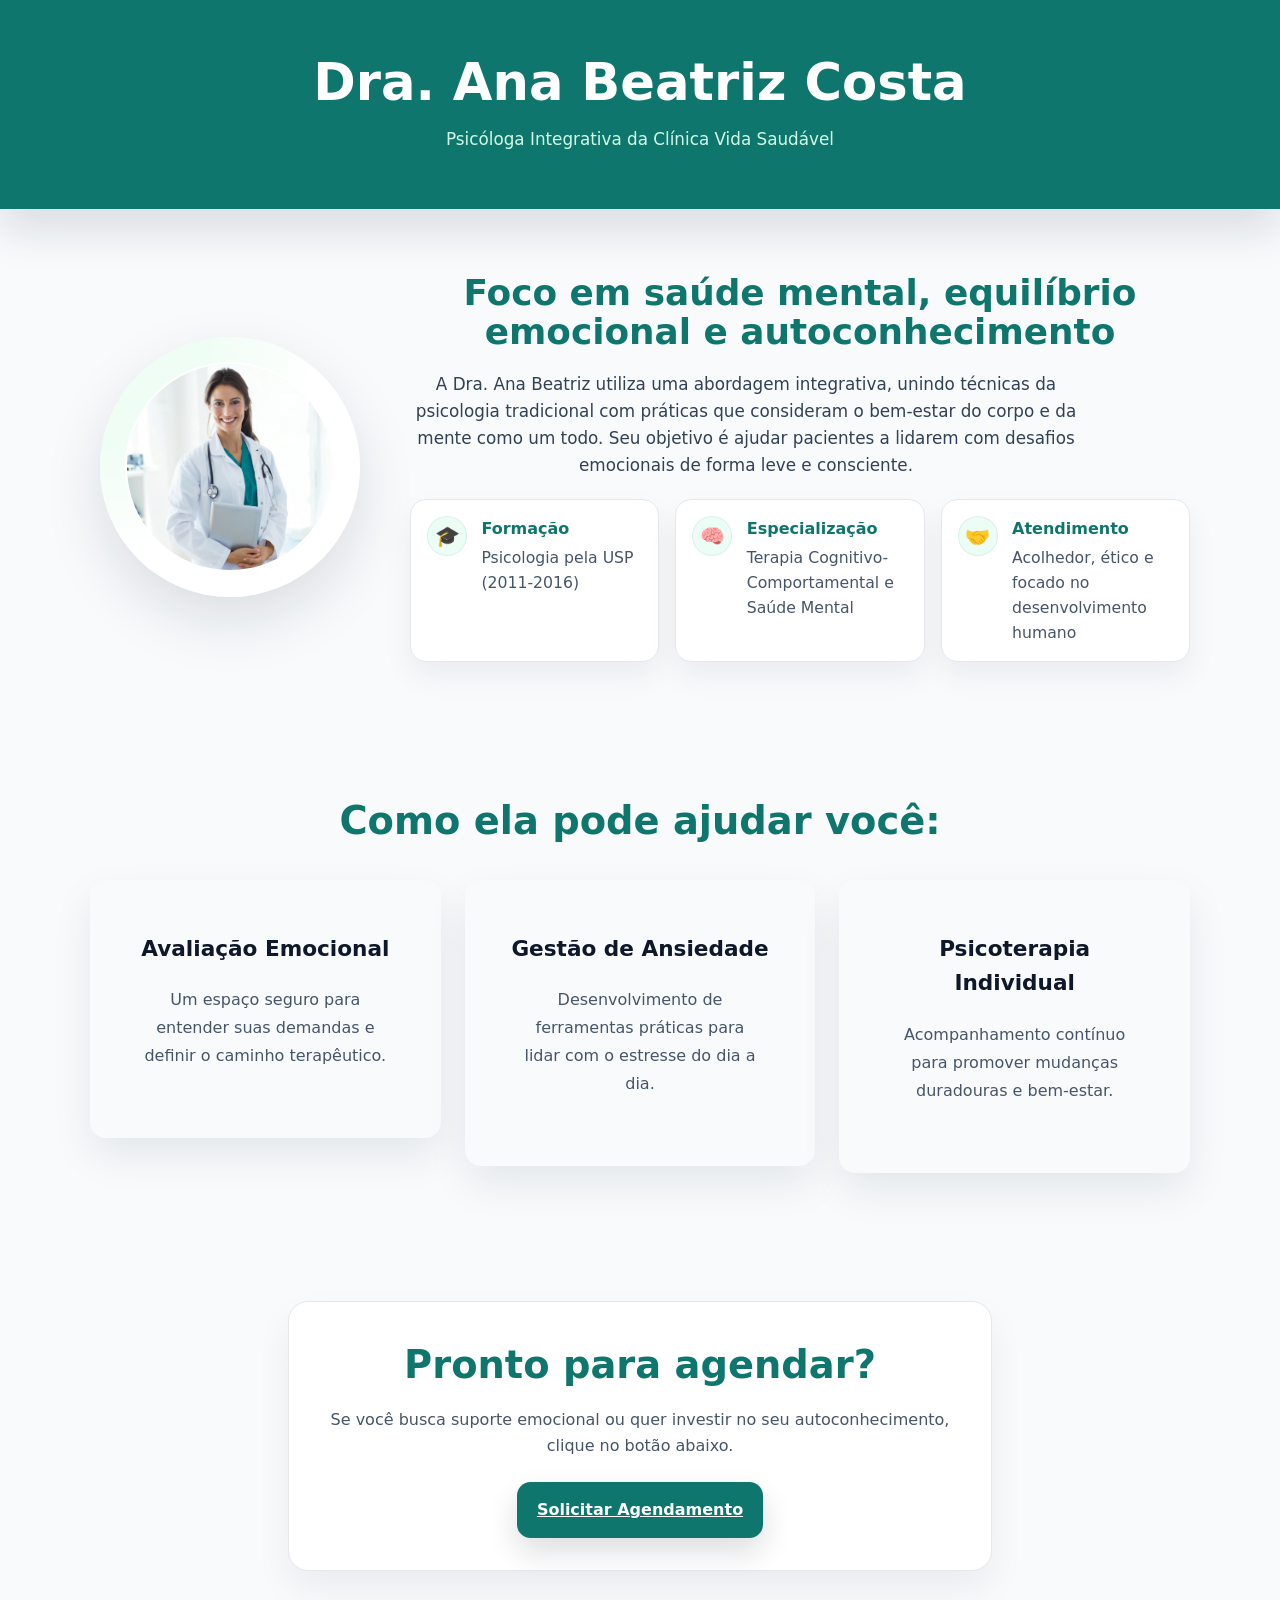
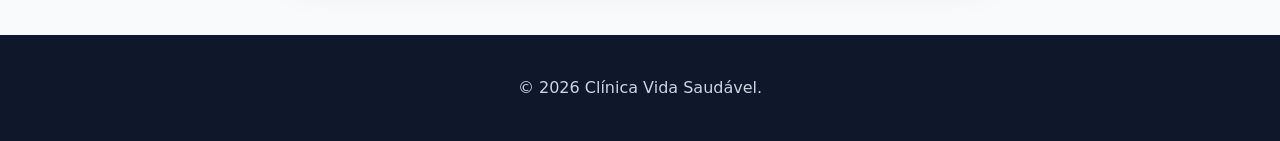
<file: ana.html>
<!DOCTYPE html>
<html lang="pt-BR">
<head>
    <meta charset="UTF-8" />
    <meta name="viewport" content="width=device-width, initial-scale=1.0" />
    <title>Dra. Ana Beatriz Costa | Clínica Vida Saudável</title>
    <link rel="stylesheet" href="styles.css" />
</head>
<body class="page">
    <header class="site-header">
        <div class="header-content">
            <h1>Dra. Ana Beatriz Costa</h1>
            <p>Psicóloga Integrativa da Clínica Vida Saudável</p>
        </div>
    </header>

    <section class="section">
        <div class="section-inner profile-header">
            <div class="profile-image-card" tabindex="0" aria-label="Foto da Dra. Ana Beatriz">
                <img src="images/ana beatriz.png" alt="Foto Dra. Ana Beatriz" />
            </div>
            <div class="profile-copy">
                <h2>Foco em saúde mental, equilíbrio emocional e autoconhecimento</h2>
                <p>A Dra. Ana Beatriz utiliza uma abordagem integrativa, unindo técnicas da psicologia tradicional com práticas que consideram o bem-estar do corpo e da mente como um todo. Seu objetivo é ajudar pacientes a lidarem com desafios emocionais de forma leve e consciente.</p>
                <div class="profile-details">
                    <div class="detail-item">
                        <span class="detail-icon">🎓</span>
                        <div>
                            <strong>Formação</strong>
                            <p>Psicologia pela USP (2011-2016)</p>
                        </div>
                    </div>
                    <div class="detail-item">
                        <span class="detail-icon">🧠</span>
                        <div>
                            <strong>Especialização</strong>
                            <p>Terapia Cognitivo-Comportamental e Saúde Mental</p>
                        </div>
                    </div>
                    <div class="detail-item">
                        <span class="detail-icon">🤝</span>
                        <div>
                            <strong>Atendimento</strong>
                            <p>Acolhedor, ético e focado no desenvolvimento humano</p>
                        </div>
                    </div>
                </div>
            </div>
        </div>
    </section>

    <section class="section">
        <div class="section-inner">
            <h2>Como ela pode ajudar você:</h2>
            <div class="profile-highlights">
                <article class="service-card expandable">
                    <h3>Avaliação Emocional</h3>
                    <p>Um espaço seguro para entender suas demandas e definir o caminho terapêutico.</p>
                    <div class="expand-content">
                        <h4>Etapas da jornada:</h4>
                        <ol>
                            <li><strong>Entrevista inicial:</strong> Escuta atenta sobre suas queixas e história de vida.</li>
                            <li><strong>Identificação de padrões:</strong> Mapeamento de pensamentos e comportamentos.</li>
                            <li><strong>Definição de objetivos:</strong> Estabelecimento do que você deseja transformar.</li>
                            <li><strong>Plano terapêutico:</strong> Escolha das ferramentas mais adequadas para o seu caso.</li>
                        </ol>
                    </div>
                </article>
                <article class="service-card expandable">
                    <h3>Gestão de Ansiedade</h3>
                    <p>Desenvolvimento de ferramentas práticas para lidar com o estresse do dia a dia.</p>
                    <div class="expand-content">
                        <h4>O que trabalhamos:</h4>
                        <ol>
                            <li><strong>Técnicas de regulação:</strong> Respiração e mindfulness para momentos de crise.</li>
                            <li><strong>Reestruturação cognitiva:</strong> Mudança na forma de interpretar situações.</li>
                            <li><strong>Higiene do sono:</strong> Ajustes na rotina para melhorar o descanso mental.</li>
                            <li><strong>Equilíbrio rotina-trabalho:</strong> Estratégias para evitar o burnout.</li>
                        </ol>
                    </div>
                </article>
                <article class="service-card expandable">
                    <h3>Psicoterapia Individual</h3>
                    <p>Acompanhamento contínuo para promover mudanças duradouras e bem-estar.</p>
                    <div class="expand-content">
                        <h4>Benefícios do processo:</h4>
                        <ol>
                            <li><strong>Sessões semanais:</strong> Encontros regulares com foco no seu progresso.</li>
                            <li><strong>Autoconhecimento:</strong> Descoberta de forças e superação de traumas.</li>
                            <li><strong>Melhoria nos relacionamentos:</strong> Desenvolvimento de comunicação assertiva.</li>
                            <li><strong>Fortalecimento da autoestima:</strong> Construção de uma autoimagem mais saudável.</li>
                        </ol>
                    </div>
                </article>
            </div>
        </div>
    </section>

    <section class="section section-contact">
        <div class="section-inner">
            <div class="contact-summary">
                <h2>Pronto para agendar?</h2>
                <p>Se você busca suporte emocional ou quer investir no seu autoconhecimento, clique no botão abaixo.</p>
                <a class="button button-primary" href="index.html#agendamento">Solicitar Agendamento</a>
            </div>
        </div>
    </section>

    <footer class="site-footer">
        <p>© 2026 Clínica Vida Saudável.</p>
    </footer>
    
    <script src="script.js"></script>
</body>
</html>
</file>
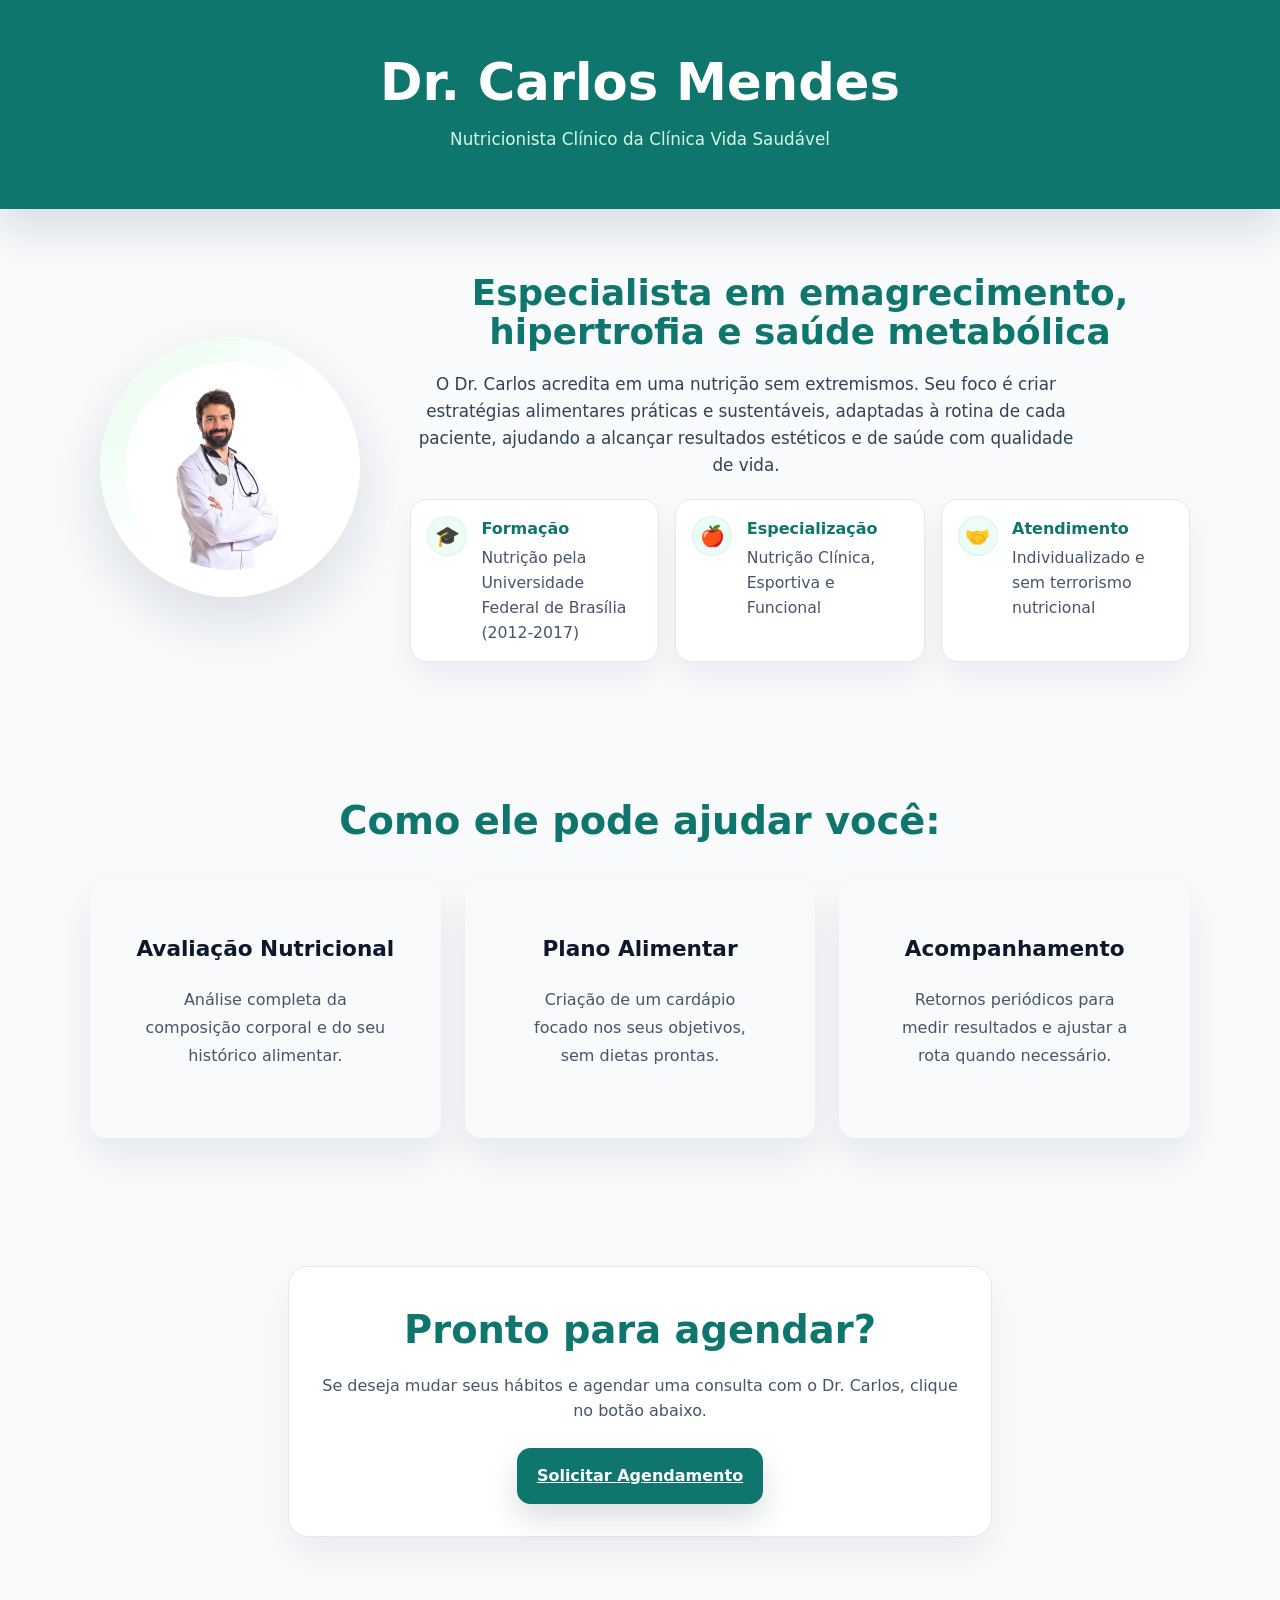
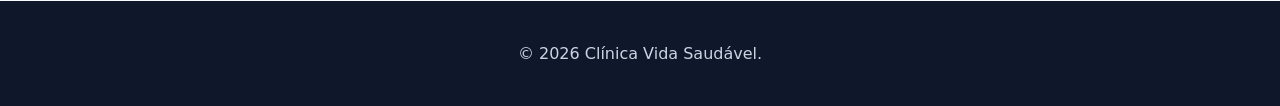
<file: carlos.html>
<!DOCTYPE html>
<html lang="pt-BR">
<head>
    <meta charset="UTF-8" />
    <meta name="viewport" content="width=device-width, initial-scale=1.0" />
    <title>Dr. Carlos Mendes | Clínica Vida Saudável</title>
    <link rel="stylesheet" href="styles.css" />
</head>
<body class="page">
    <header class="site-header">
        <div class="header-content">
            <h1>Dr. Carlos Mendes</h1>
            <p>Nutricionista Clínico da Clínica Vida Saudável</p>
        </div>
    </header>

    <section class="section">
        <div class="section-inner profile-header">
            <div class="profile-image-card" tabindex="0" aria-label="Foto do Dr. Carlos Mendes">
                <img src="images/carlos.jpg" alt="Foto Dr. Carlos Mendes" />
            </div>
            <div class="profile-copy">
                <h2>Especialista em emagrecimento, hipertrofia e saúde metabólica</h2>
                <p>O Dr. Carlos acredita em uma nutrição sem extremismos. Seu foco é criar estratégias alimentares práticas e sustentáveis, adaptadas à rotina de cada paciente, ajudando a alcançar resultados estéticos e de saúde com qualidade de vida.</p>
                <div class="profile-details">
                    <div class="detail-item">
                        <span class="detail-icon">🎓</span>
                        <div>
                            <strong>Formação</strong>
                            <p>Nutrição pela Universidade Federal de Brasília (2012-2017)</p>
                        </div>
                    </div>
                    <div class="detail-item">
                        <span class="detail-icon">🍎</span>
                        <div>
                            <strong>Especialização</strong>
                            <p>Nutrição Clínica, Esportiva e Funcional</p>
                        </div>
                    </div>
                    <div class="detail-item">
                        <span class="detail-icon">🤝</span>
                        <div>
                            <strong>Atendimento</strong>
                            <p>Individualizado e sem terrorismo nutricional</p>
                        </div>
                    </div>
                </div>
            </div>
        </div>
    </section>

    <section class="section">
        <div class="section-inner">
            <h2>Como ele pode ajudar você:</h2>
            <div class="profile-highlights">
                <article class="service-card expandable">
                    <h3>Avaliação Nutricional</h3>
                    <p>Análise completa da composição corporal e do seu histórico alimentar.</p>
                    <div class="expand-content">
                        <h4>Passos da avaliação:</h4>
                        <ol>
                            <li><strong>Anamnese profunda:</strong> Conversa sobre sua rotina, gostos e dificuldades.</li>
                            <li><strong>Avaliação física:</strong> Medição de dobras cutâneas ou bioimpedância.</li>
                            <li><strong>Análise de exames:</strong> Leitura de exames de sangue recentes.</li>
                            <li><strong>Alinhamento de metas:</strong> Definição de objetivos reais e alcançáveis.</li>
                        </ol>
                    </div>
                </article>
                <article class="service-card expandable">
                    <h3>Plano Alimentar</h3>
                    <p>Criação de um cardápio focado nos seus objetivos, sem dietas prontas.</p>
                    <div class="expand-content">
                        <h4>Passos do plano:</h4>
                        <ol>
                            <li><strong>Cálculo de macronutrientes:</strong> Ajuste ideal de proteínas, carboidratos e gorduras.</li>
                            <li><strong>Seleção de alimentos:</strong> Inclusão de itens que você gosta e tem acesso.</li>
                            <li><strong>Suplementação:</strong> Prescrição de suplementos apenas quando necessário.</li>
                            <li><strong>Receitas práticas:</strong> Dicas de preparos rápidos para o dia a dia.</li>
                        </ol>
                    </div>
                </article>
                <article class="service-card expandable">
                    <h3>Acompanhamento</h3>
                    <p>Retornos periódicos para medir resultados e ajustar a rota quando necessário.</p>
                    <div class="expand-content">
                        <h4>Passos do acompanhamento:</h4>
                        <ol>
                            <li><strong>Consultas de retorno:</strong> Acompanhamento periódico da evolução.</li>
                            <li><strong>Nova avaliação física:</strong> Comparação de resultados com a avaliação inicial.</li>
                            <li><strong>Ajuste de cardápio:</strong> Mudanças para evitar estagnação dos resultados.</li>
                            <li><strong>Suporte via WhatsApp:</strong> Para tirar pequenas dúvidas do dia a dia.</li>
                        </ol>
                    </div>
                </article>
            </div>
        </div>
    </section>

    <section class="section section-contact">
        <div class="section-inner">
            <div class="contact-summary">
                <h2>Pronto para agendar?</h2>
                <p>Se deseja mudar seus hábitos e agendar uma consulta com o Dr. Carlos, clique no botão abaixo.</p>
                <a class="button button-primary" href="index.html#agendamento">Solicitar Agendamento</a>
            </div>
        </div>
    </section>

    <footer class="site-footer">
        <p>© 2026 Clínica Vida Saudável.</p>
    </footer>
    
    <script src="script.js"></script>
</body>
</html>
</file>
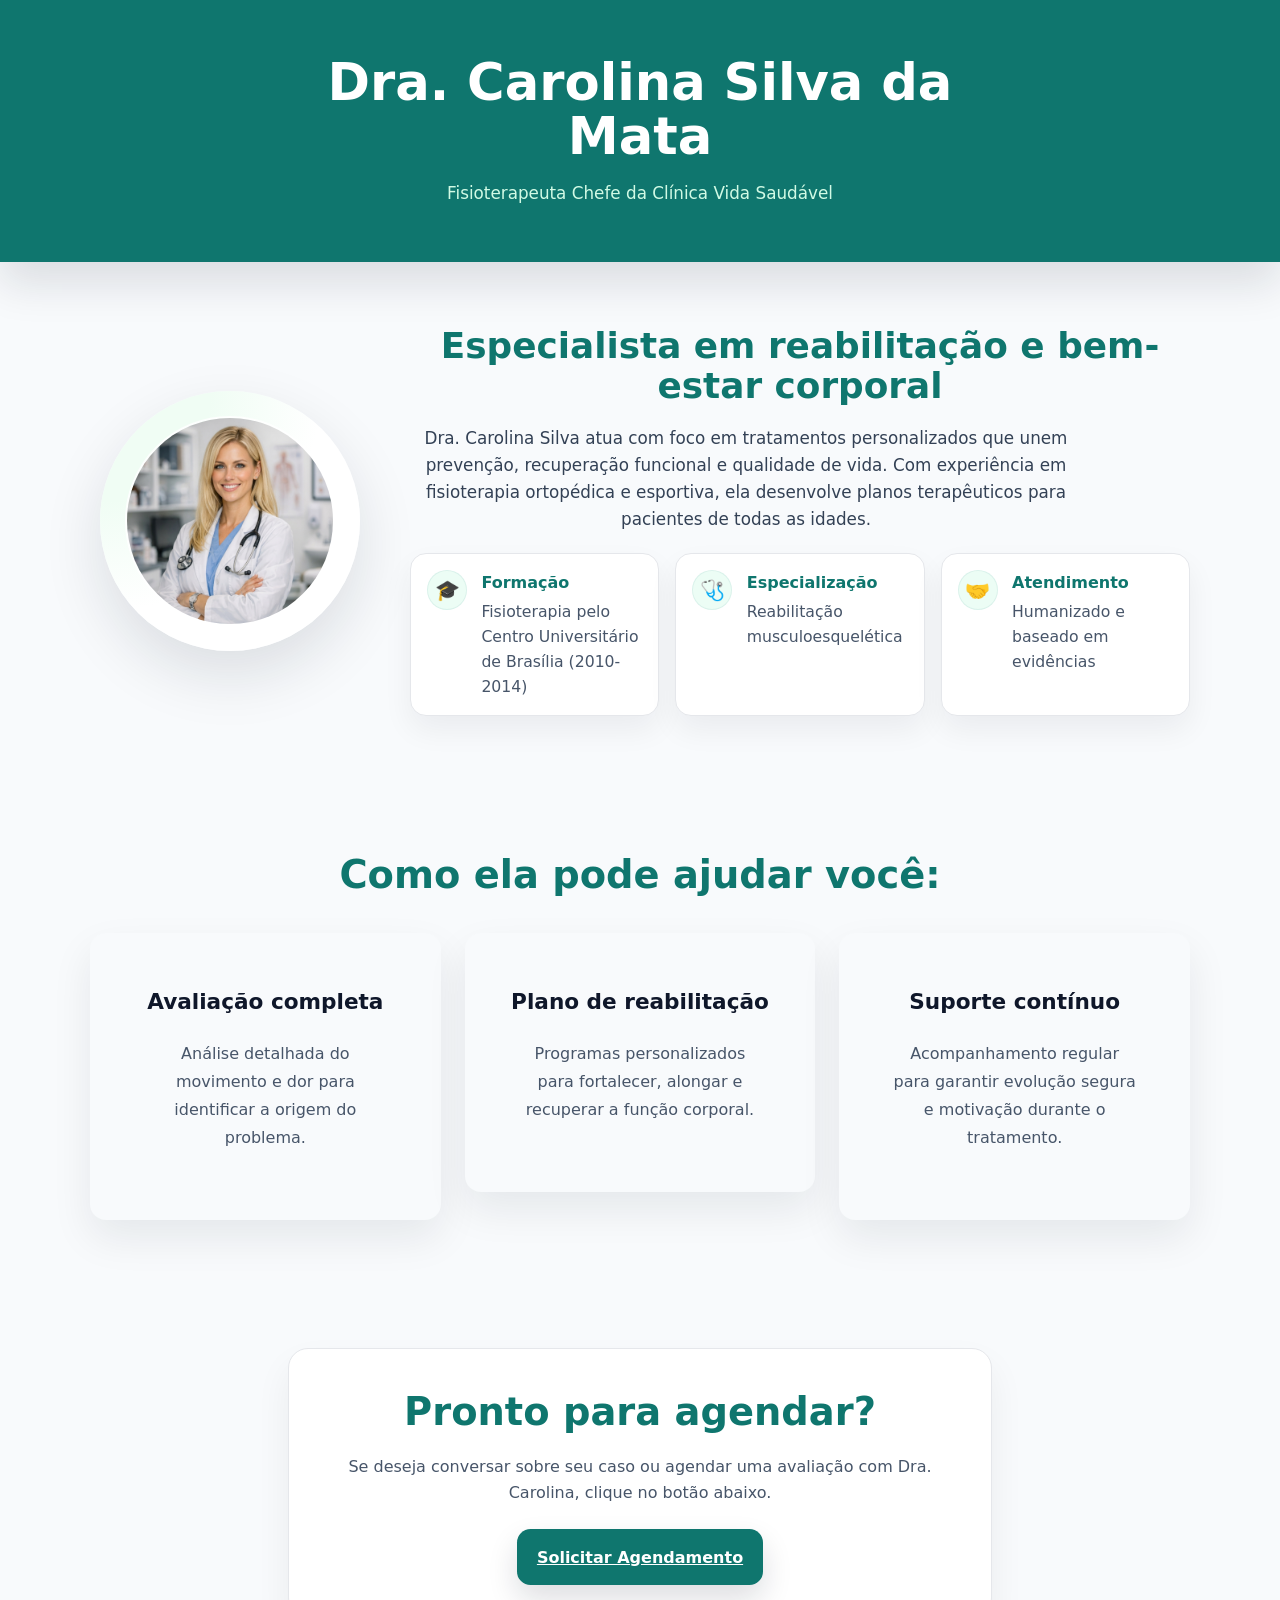
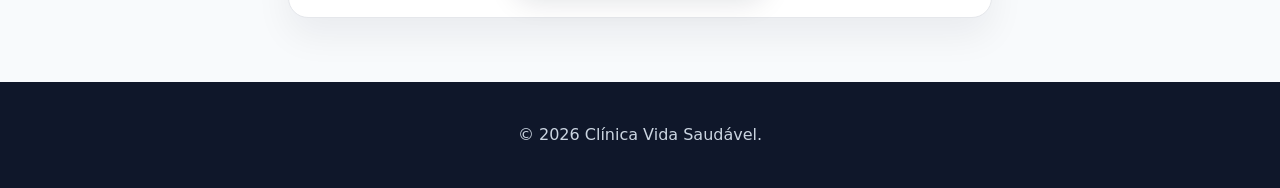
<file: carolina.html>
<!DOCTYPE html>
<html lang="pt-BR">
<head>
  <meta charset="UTF-8" />
  <meta name="viewport" content="width=device-width, initial-scale=1.0" />
  <title>Dra. Carolina Silva da Mata | Clínica Vida Saudável</title>
  <link rel="stylesheet" href="styles.css" />
</head>
<body class="page">
  <header class="site-header">
    <div class="header-content">
      <h1>Dra. Carolina Silva da Mata</h1>
      <p>Fisioterapeuta Chefe da Clínica Vida Saudável</p>
    </div>
  </header>

  <section class="section">
    <div class="section-inner profile-header">
      <div class="profile-image-card" tabindex="0" aria-label="Foto da Dra. Carolina Silva">
        <img src="images/Carolina.png" alt="Foto Dra. Carolina Silva" />
      </div>
      <div class="profile-copy">
        <h2>Especialista em reabilitação e bem-estar corporal</h2>
        <p>Dra. Carolina Silva atua com foco em tratamentos personalizados que unem prevenção, recuperação funcional e qualidade de vida. Com experiência em fisioterapia ortopédica e esportiva, ela desenvolve planos terapêuticos para pacientes de todas as idades.</p>
        <div class="profile-details">
          <div class="detail-item">
            <span class="detail-icon">🎓</span>
            <div>
              <strong>Formação</strong>
              <p>Fisioterapia pelo Centro Universitário de Brasília (2010-2014)</p>
            </div>
          </div>
          <div class="detail-item">
            <span class="detail-icon">🩺</span>
            <div>
              <strong>Especialização</strong>
              <p>Reabilitação musculoesquelética</p>
            </div>
          </div>
          <div class="detail-item">
            <span class="detail-icon">🤝</span>
            <div>
              <strong>Atendimento</strong>
              <p>Humanizado e baseado em evidências</p>
            </div>
          </div>
        </div>
      </div>
    </div>
  </section>

  <section class="section">
    <div class="section-inner">
      <h2>Como ela pode ajudar você:</h2>
      <div class="profile-highlights">
        <article class="service-card expandable">
          <h3>Avaliação completa</h3>
          <p>Análise detalhada do movimento e dor para identificar a origem do problema.</p>
          <div class="expand-content">
            <h4>Passos da avaliação:</h4>
            <ol>
              <li><strong>Consulta inicial:</strong> Conversa sobre histórico médico e sintomas.</li>
              <li><strong>Exame físico:</strong> Avaliação postural e testes de movimento.</li>
              <li><strong>Testes funcionais:</strong> Verificação de força, flexibilidade e equilíbrio.</li>
              <li><strong>Diagnóstico:</strong> Identificação da causa raiz do problema.</li>
              <li><strong>Relatório personalizado:</strong> Explicação dos achados e recomendações.</li>
            </ol>
          </div>
        </article>
        <article class="service-card expandable">
          <h3>Plano de reabilitação</h3>
          <p>Programas personalizados para fortalecer, alongar e recuperar a função corporal.</p>
          <div class="expand-content">
            <h4>Passos do plano:</h4>
            <ol>
              <li><strong>Avaliação inicial:</strong> Definição dos objetivos terapêuticos.</li>
              <li><strong>Exercícios terapêuticos:</strong> Atividades para fortalecimento e mobilidade.</li>
              <li><strong>Técnicas manuais:</strong> Massagens e mobilizações quando necessárias.</li>
              <li><strong>Educação postural:</strong> Orientações para prevenção de lesões.</li>
              <li><strong>Acompanhamento progressivo:</strong> Ajustes no plano conforme evolução.</li>
            </ol>
          </div>
        </article>
        <article class="service-card expandable">
          <h3>Suporte contínuo</h3>
          <p>Acompanhamento regular para garantir evolução segura e motivação durante o tratamento.</p>
          <div class="expand-content">
            <h4>Passos do suporte:</h4>
            <ol>
              <li><strong>Reavaliações regulares:</strong> Verificação do progresso a cada sessão.</li>
              <li><strong>Ajustes no tratamento:</strong> Modificações baseadas na resposta do corpo.</li>
              <li><strong>Orientações domiciliares:</strong> Exercícios para fazer em casa.</li>
              <li><strong>Motivação e apoio:</strong> Incentivo para manter a consistência.</li>
              <li><strong>Prevenção de recidivas:</strong> Estratégias para evitar relesões.</li>
            </ol>
          </div>
        </article>
      </div>
    </div>
  </section>

  <section class="section section-contact">
    <div class="section-inner">
      <div class="contact-summary">
        <h2>Pronto para agendar?</h2>
        <p>Se deseja conversar sobre seu caso ou agendar uma avaliação com Dra. Carolina, clique no botão abaixo.</p>
        <a class="button button-primary" href="index.html#agendamento">Solicitar Agendamento</a>
      </div>
    </div>
  </section>

  <footer class="site-footer">
    <p>© 2026 Clínica Vida Saudável.</p>
  </footer>
  
  <script src="script.js"></script>
</body>
</html>
</file>
<file: styles.css>
:root {
  color-scheme: light;
  font-family: "Inter", system-ui, sans-serif;
  font-size: 16px;
  line-height: 1.6;
  color: #1f2937;
  background: #f8fafc;
}

* {
  box-sizing: border-box;
}

html {
  scroll-behavior: smooth;
}

body {
  margin: 0;
  background: #f8fafc;
}

.page {
  min-height: 100vh;
}

.site-header {
  padding: 3.5rem 1.5rem;
  background: #0f766e;
  color: #ffffff;
  text-align: center;
  box-shadow: 0 22px 40px rgba(15, 23, 42, 0.12);
}

.header-content {
  max-width: 44rem;
  margin: 0 auto;
}

.header-content h1 {
  margin: 0;
  font-size: clamp(2.5rem, 4vw, 3.5rem);
  font-weight: 800;
  line-height: 1.05;
}

.header-content p {
  margin: 1rem auto 0;
  max-width: 40rem;
  color: #d1fae5;
  font-size: 1.05rem;
}

.section {
  padding: 4rem 1.5rem;
}

.section-inner {
  max-width: 1100px;
  margin: 0 auto;
}

.section h2 {
  margin: 0 auto 1.5rem;
  text-align: center;
  color: #0f766e;
  font-size: clamp(2rem, 3vw, 2.6rem);
}

.section p {
  margin: 0 auto 2rem;
  text-align: center;
  color: #475569;
  max-width: 40rem;
}

.section-interactive {
  background: linear-gradient(135deg, #ecfeff 0%, #f0fdf4 100%);
  border-top: 1px solid rgba(15, 118, 110, 0.12);
  border-bottom: 1px solid rgba(15, 118, 110, 0.12);
}

.interactive-panel {
  display: grid;
  gap: 1.75rem;
  align-items: stretch;
}

.interactive-copy {
  max-width: 52rem;
  margin: 0 auto;
  text-align: center;
}

.interactive-copy h2 {
  margin-bottom: 0.75rem;
  color: #0f766e;
}

.interactive-copy p {
  margin: 0 auto;
  max-width: 36rem;
  color: #0f4d42;
}

.interactive-grid {
  display: grid;
  grid-template-columns: repeat(3, minmax(0, 1fr));
  gap: 1rem;
}

.interactive-card {
  background: #ffffff;
  border: 2px solid transparent;
  border-radius: 1rem;
  padding: 1.5rem 1.25rem;
  font-size: 1rem;
  color: #0f172a;
  cursor: pointer;
  transition: transform 0.25s ease, border-color 0.25s ease, box-shadow 0.25s ease, background-color 0.25s ease;
  text-align: center;
}

.interactive-card:hover,
.interactive-card:focus {
  transform: translateY(-3px);
  border-color: #14b8a6;
  box-shadow: 0 18px 40px rgba(15, 23, 42, 0.08);
}

.interactive-card.active {
  background: #0f766e;
  color: #ffffff;
  border-color: #10b981;
}

.interactive-detail {
  background: #ffffff;
  border: 1px solid #d1fae5;
  border-radius: 1.25rem;
  padding: 2rem;
  color: #0f3340;
  font-size: 1.05rem;
  line-height: 1.8;
  box-shadow: 0 18px 36px rgba(15, 23, 42, 0.06);
}

@media (max-width: 880px) {
  .interactive-grid {
    grid-template-columns: 1fr;
  }
}


.services-grid, 
.team-grid, 
.profile-highlights {
    display: grid;
    grid-template-columns: repeat(auto-fit, minmax(300px, 1fr));
    gap: 1.5rem;
    align-items: stretch;  
}


.service-card {
    background: #fff;
    border-radius: 12px;
    overflow: hidden; 
    display: flex;
    flex-direction: column;
    height: 100%; 
    box-shadow: 0 4px 6px rgba(0,0,0,0.05);
    transition: transform 0.3s ease;
}


.service-card img {
    width: 100%;      
    height: 200px;     
    object-fit: cover; 
    display: block;
}


.service-card h3 {
    padding: 1.5rem 1rem 0.5rem;
    text-align: center;
    margin: 0;
}

.service-card p {
    padding: 0 1.5rem 1.5rem;
    text-align: center;
    flex-grow: 1; 
}

@media (max-width: 768px) {
  .services-grid {
    grid-template-columns: 1fr;
  }
}

.service-card,
.team-card,
.contact-form {
  background: #ffffff;
  border: 1px solid #e5e7eb;
  border-radius: 1rem;
  box-shadow: 0 18px 40px rgba(15, 23, 42, 0.08);
  transition: box-shadow 0.3s ease, transform 0.3s ease;
}

.reveal {
  opacity: 0;
  transform: translateY(30px);
  transition: opacity 0.8s ease, transform 0.8s ease;
}

.reveal.active {
  opacity: 1;
  transform: translateY(0);
}

.service-card:hover,
.team-card:hover {
  box-shadow: 0 20px 40px rgba(15, 23, 42, 0.12);
  transform: translateY(-2px);
}

.service-card img,
.team-card img {
  display: block;
  width: 100%;
  height: 240px;
  object-fit: cover;
  border-top-left-radius: 1rem;
  border-top-right-radius: 1rem;
}

.card-body {
  padding: 1.75rem;
  text-align: center;
}

.service-card h3,
.team-card h3 {
  margin: 0 0 0.75rem;
  font-size: 1.35rem;
  color: #0f172a;
}


.service-card p,
.team-card p,
.about-text,
.contact-form p {
  margin: 0;
  color: #475569;
  line-height: 1.75;
}

.team-grid {
  grid-template-columns: repeat(3, minmax(0, 1fr));
}

.team-card {
  text-align: center;
  padding: 2rem 1.5rem 2.5rem;
  cursor: pointer;
}

.team-card:focus {
  outline: 3px solid rgba(20, 184, 166, 0.35);
  outline-offset: 4px;
}

.team-card img {
  width: 150px;
  height: 150px;
  border-radius: 50%;
  border: 4px solid #14b8a6;
  margin: 0 auto 1.25rem;
}

.profile-header {
  display: grid;
  gap: 2.5rem;
  align-items: center;
  grid-template-columns: minmax(0, 280px) 1fr;
}

.profile-image-card {
  width: 260px;
  height: 260px;
  border-radius: 50%;
  background: radial-gradient(circle at top left, #f0fdf4 30%, #ffffff 60%);
  display: grid;
  place-items: center;
  margin: 0 auto;
  box-shadow: 0 24px 60px rgba(15, 23, 42, 0.12);
  transition: transform 0.3s ease, box-shadow 0.3s ease, background-color 0.3s ease;
  cursor: pointer;
}

.profile-image-card img {
  width: 210px;
  height: 210px;
  object-fit: cover;
  border-radius: 50%;
  border: 2px solid rgba(255, 255, 255, 0.9);
}

.profile-image-card:hover,
.profile-image-card:focus {
  transform: translateY(-6px) scale(1.04);
  box-shadow: 0 32px 70px rgba(15, 23, 42, 0.16);
  background-color: #e6fffa;
}

.profile-image-card:focus {
  outline: 3px solid rgba(14, 165, 233, 0.35);
  outline-offset: 6px;
}

.profile-copy {
  display: grid;
  gap: 1.25rem;
}

.profile-copy h2 {
  margin: 0;
  font-size: clamp(2rem, 2.8vw, 2.4rem);
  color: #0f766e;
  line-height: 1.1;
}

.profile-copy p {
  margin: 0;
  color: #334155;
  font-size: 1.05rem;
  max-width: 42rem;
}

.profile-details {
  display: grid;
  grid-template-columns: repeat(3, minmax(0, 1fr));
  gap: 1rem;
}

.detail-item {
  display: flex;
  align-items: flex-start;
  gap: 0.9rem;
  padding: 1rem 1rem 1rem 1rem;
  border: 1px solid #e5e7eb;
  border-radius: 1rem;
  background: #ffffff;
  box-shadow: 0 14px 30px rgba(15, 23, 42, 0.06);
  transition: transform 0.25s ease, box-shadow 0.25s ease, border-color 0.25s ease;
  text-align: left;
}

.detail-item:hover {
  transform: translateY(-3px);
  box-shadow: 0 22px 42px rgba(15, 23, 42, 0.1);
  border-color: #d1fae5;
}

.detail-icon {
  display: inline-flex;
  align-items: center;
  justify-content: center;
  width: 2.5rem;
  height: 2.5rem;
  border-radius: 50%;
  background: #ecfdf5;
  color: #0f766e;
  font-size: 1.25rem;
  flex-shrink: 0;
  box-shadow: inset 0 0 0 1px rgba(15, 118, 110, 0.08);
}

.detail-item p {
  margin: 0;
  color: #475569;
  font-size: 0.98rem;
  line-height: 1.6;
  text-align: left;
}

.detail-item strong {
  display: block;
  margin-bottom: 0.2rem;
  color: #0f766e;
  text-align: left;
}


.profile-highlights {
  display: grid;
  grid-template-columns: repeat(3, minmax(0, 1fr));
  gap: 1.25rem;
  margin-top: 1.75rem;
  align-items: start; 
}

.profile-highlights .service-card {
  padding: 1.75rem;
  border: none;
  background: #f8fafc;
  cursor: pointer;
  transition: all 0.3s ease;
}

.profile-highlights .service-card:hover {
  background: #e6fffa;
  transform: translateY(-2px);
  box-shadow: 0 8px 20px rgba(15, 23, 42, 0.1);
}

.profile-highlights .service-card.expanded {
  background: #ffffff;
  box-shadow: 0 12px 30px rgba(15, 23, 42, 0.15);
}

.expand-content {
  max-height: 0;
  overflow: hidden;
  transition: max-height 0.5s ease, padding 0.5s ease;
  padding: 0 1.75rem;
  background: #ffffff;
  border-radius: 0 0 1rem 1rem;
  margin: -1.75rem -1.75rem 0;
  margin-top: 1rem;
}

.expanded .expand-content {
  max-height: 500px;
  padding: 1.5rem 1.75rem 2rem;
}

.expand-content h4 {
  color: #0f766e;
  margin: 0 0 1rem 0;
  font-size: 1.1rem;
}

.expand-content ol {
  margin: 0;
  padding-left: 1.5rem;
}

.expand-content li {
  margin-bottom: 0.75rem;
  color: #475569;
  line-height: 1.6;
}

.expand-content li strong {
  color: #0f766e;
}

.contact-summary {
  max-width: 44rem;
  margin: 0 auto;
  text-align: center;
  background: #ffffff;
  border: 1px solid #e5e7eb;
  border-radius: 1.25rem;
  padding: 2rem;
  box-shadow: 0 18px 36px rgba(15, 23, 42, 0.06);
}

.contact-summary h2 {
  margin: 0 0 0.75rem;
  color: #0f766e;
}

.contact-summary p {
  margin: 0 0 1.5rem;
  color: #475569;
  font-size: 1rem;
}

.contact-summary .button {
  width: auto;
  min-width: 220px;
}

.team-card h3 {
  margin-bottom: 0.5rem;
}


.team-card p {
  color: #0f766e;
  font-weight: 700;
}

.section-contact-inner {
  max-width: 720px;
}

.contact-form {
  padding: 2rem;
}

.form-group {
  margin-bottom: 1.25rem;
}

.form-row {
  display: grid;
  gap: 1rem;
  grid-template-columns: repeat(2, minmax(0, 1fr));
}

label {
  display: block;
  margin-bottom: 0.5rem;
  color: #334155;
  font-weight: 700;
}

input {
  width: 100%;
  padding: 0.95rem 1rem;
  border: 1px solid #cbd5e1;
  border-radius: 0.85rem;
  background: #ffffff;
  color: #0f172a;
  font-size: 1rem;
}

input:focus {
  outline: none;
  border-color: #14b8a6;
  box-shadow: 0 0 0 4px rgba(20, 184, 166, 0.12);
}

select {
  width: 100%;
  padding: 0.95rem 1rem;
  border: 1px solid #cbd5e1;
  border-radius: 0.85rem;
  background: #ffffff;
  color: #0f172a;
  font-size: 1rem;
  cursor: pointer;
  appearance: none;
  background-image: url("data:image/svg+xml,%3csvg xmlns='http://www.w3.org/2000/svg' fill='none' viewBox='0 0 20 20'%3e%3cpath stroke='%236b7280' stroke-linecap='round' stroke-linejoin='round' stroke-width='1.5' d='m6 8 4 4 4-4'/%3e%3c/svg%3e");
  background-position: right 0.5rem center;
  background-repeat: no-repeat;
  background-size: 1.5em 1.5em;
  padding-right: 2.5rem;
}

select:focus {
  outline: none;
  border-color: #14b8a6;
  box-shadow: 0 0 0 4px rgba(20, 184, 166, 0.12);
}

textarea {
  width: 100%;
  padding: 0.95rem 1rem;
  border: 1px solid #cbd5e1;
  border-radius: 0.85rem;
  background: #ffffff;
  color: #0f172a;
  font-size: 1rem;
  font-family: inherit;
  resize: vertical;
  min-height: 100px;
}

textarea:focus {
  outline: none;
  border-color: #14b8a6;
  box-shadow: 0 0 0 4px rgba(20, 184, 166, 0.12);
}

.button {
  display: inline-flex;
  align-items: center;
  justify-content: center;
  width: 100%;
  padding: 0.95rem 1.25rem;
  border: none;
  border-radius: 0.85rem;
  cursor: pointer;
  font-weight: 700;
  transition: transform 0.2s ease, background-color 0.2s ease, box-shadow 0.2s ease;
}

.button:hover {
  transform: translateY(-1px);
}

.button-primary {
  background: #0f766e;
  color: #ffffff;
  box-shadow: 0 14px 30px rgba(15, 23, 42, 0.14);
}

.form-actions {
  margin-top: 1rem;
}

.site-footer {
  padding: 1.5rem 1.5rem;
  background: #0f172a;
  color: #cbd5e1;
  text-align: center;
}

@media (max-width: 980px) {
  .services-grid,
  .team-grid {
    grid-template-columns: 1fr;
  }

  .profile-header {
    grid-template-columns: 1fr;
    text-align: center;
  }

  .profile-copy {
    justify-items: center;
  }

  .profile-details {
    grid-template-columns: 1fr;
  }

  .profile-highlights {
    grid-template-columns: 1fr;
  }

  .contact-summary {
    padding: 1.75rem;
  }

  .form-row {
    grid-template-columns: 1fr;
  }
}

@media (max-width: 680px) {
  .site-header {
    padding: 3rem 1rem;
  }

  .section {
    padding: 3rem 1rem;
  }

  .header-content h1 {
    font-size: 2.25rem;
  }

  .service-card img,
  .team-card img {
    height: 220px;
  }
}
.main-footer {
    background-color: #f9f9f9; /* Um tom leve para separar do formulário */
    padding: 4rem 0 2rem;
    border-top: 1px solid #eee;
    color: #444;
}

.footer-grid {
    display: grid;
    grid-template-columns: repeat(auto-fit, minmax(250px, 1fr));
    gap: 2rem;
    margin-bottom: 3rem;
}

.footer-grid h3, .footer-grid h4 {
    color: #006d5d; /* Use a cor verde do seu botão */
    margin-bottom: 1rem;
}

.footer-social .social-links a {
    display: inline-block;
    background-color: #006d5d;
    color: white;
    padding: 0.5rem 1rem;
    border-radius: 5px;
    text-decoration: none;
    margin-top: 0.5rem;
    transition: 0.3s;
}

.footer-social .social-links a:hover {
    background-color: #004d42;
}

.footer-bottom {
    text-align: center;
    border-top: 1px solid #eee;
    padding-top: 2rem;
    font-size: 0.9rem;
    color: #888;
}

/* 1. Altera o comportamento da grade para não esticar os vizinhos */
.services-grid {
    display: grid;
    grid-template-columns: repeat(auto-fit, minmax(300px, 1fr));
    gap: 1.5rem;
    align-items: start !important; /* Faz cada card ter sua própria altura real */
}

/* 2. Garante que o card não tente preencher um espaço vazio */
.service-card {
    height: auto !important; 
    display: block !important;
}

/* 3. Ajuste para as imagens (se houver) continuarem bonitas */
.service-card img {
    width: 100%;
    height: 200px;
    object-fit: cover;
}

/* --- AJUSTE DE ALINHAMENTO DOS CARDS --- */

/* 1. Para os perfis (onde o texto varia e não deve ter buraco branco) */
.profile-highlights {
    display: grid;
    grid-template-columns: repeat(auto-fit, minmax(300px, 1fr));
    gap: 1.5rem;
    align-items: start; /* Cada card termina onde o texto acaba */
}

/* 2. Para a Home (onde você quer tudo alinhadinho e igual) */
.grid-home {
    display: grid;
    grid-template-columns: repeat(auto-fit, minmax(300px, 1fr));
    gap: 1.5rem;
    align-items: stretch !important; /* Força todos a ficarem da mesma altura */
}

.grid-home .service-card {
    height: 100% !important;
    display: flex;
    flex-direction: column;
}

.grid-home .service-card p {
    flex-grow: 1; /* Preenche o espaço para alinhar os cards por baixo */
}

/* 3. Garante que as fotos dos serviços não fiquem pequenas ou esmagadas */
.service-card img {
    width: 100%;
    height: 220px; 
    object-fit: cover;
    display: block;
}

/* O CONTAINER: Alinha por cima e não deixa um card influenciar o outro */
#grid-home {
    display: grid !important;
    grid-template-columns: repeat(auto-fit, minmax(280px, 1fr)) !important;
    gap: 1.5rem !important;
    align-items: start !important; 
}

/* O CARD FECHADO: Forçamos uma altura fixa MÍNIMA para ficarem iguais */
#grid-home .service-card {
    min-height: 280px !important; 
    display: flex !important;
    flex-direction: column !important;
    justify-content: flex-start !important;
    height: auto !important; 
    transition: all 0.3s ease-in-out;
}

/* O texto principal cresce para preencher o espaço e manter o alinhamento inferior */
#grid-home .service-card p {
    flex-grow: 1 !important;
    margin-bottom: 0 !important;
}

/* O CARD ABERTO: Ele cresce de forma independente */
#grid-home .service-card.active {
    height: auto !important;
    min-height: 280px !important;
}

/* Conteúdo extra: aparece sem empurrar o card do lado */
#grid-home .service-card.active .expand-content {
    display: block !important;
    padding-top: 1rem;
    margin-top: 1rem;
    border-top: 1px solid #eee;
}
/* Estilizando o botão de agendamento */
.seu-botao-css {
    background-color: #2d5a27 !important; /* O verde da clínica */
    color: white !important;
    padding: 12px 25px !important;
    border: none !important;
    border-radius: 8px !important;
    font-size: 16px !important;
    font-weight: bold !important;
    cursor: pointer !important;
    transition: all 0.3s ease !important;
    width: 100% !important; /* Faz o botão ocupar a largura do formulário */
    box-shadow: 0 4px 6px rgba(0, 0, 0, 0.1) !important;
}

/* Efeito ao passar o mouse */
.seu-botao-css:hover {
    background-color: #1e3d1a !important; /* Um verde mais escuro no hover */
    transform: translateY(-2px) !important; /* Ele sobe de leve */
    box-shadow: 0 6px 12px rgba(0, 0, 0, 0.15) !important;
}

/* Efeito ao clicar */
.seu-botao-css:active {
    transform: translateY(0) !important;
}
</file>
